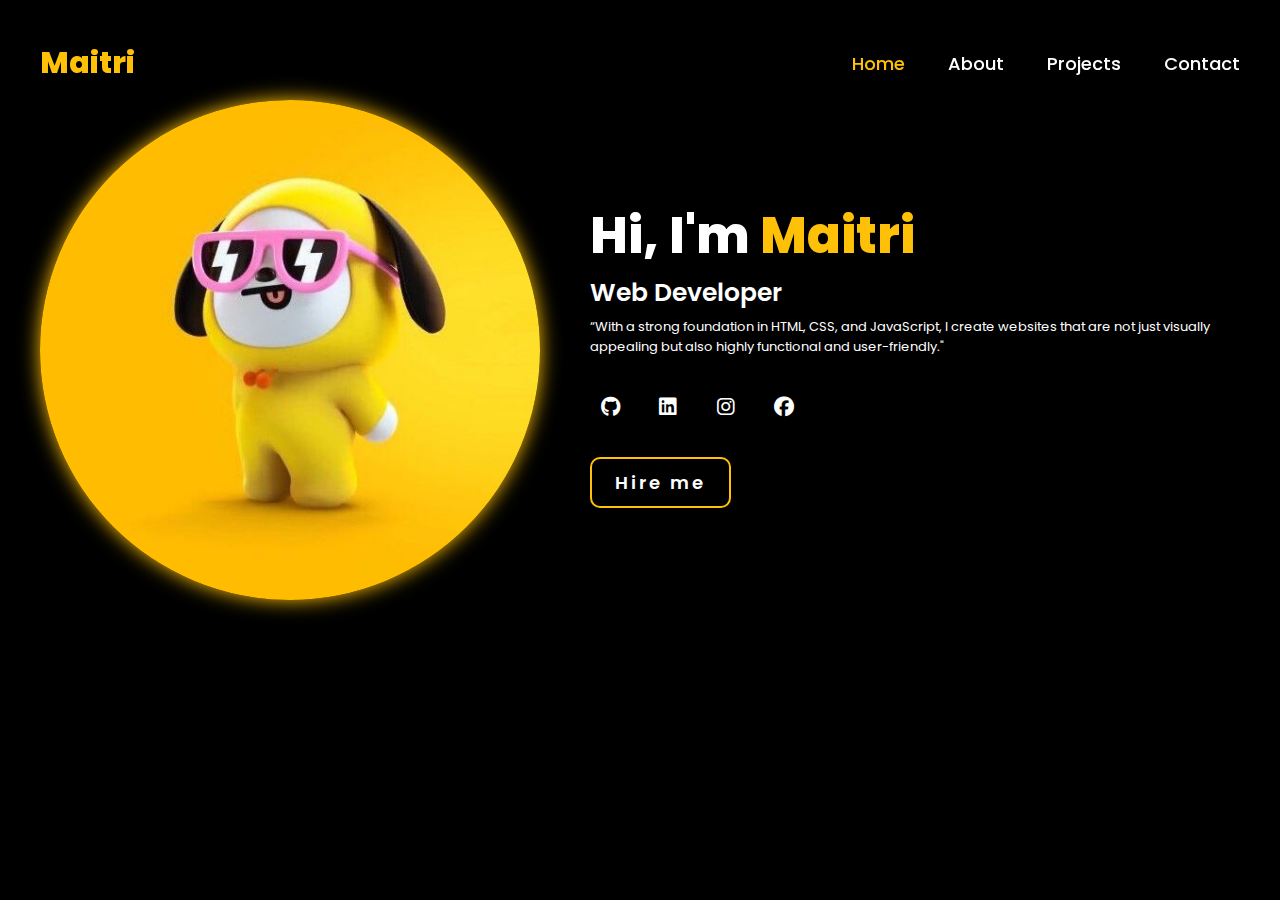
<file: index.html>
<!DOCTYPE html>
<html lang="en">

<head>
    <meta charset="UTF-8">
    <meta name="viewport" content="width=device-width, initial-scale=1.0">
    <title>Portfolio</title>
    <link rel="stylesheet" href="https://cdnjs.cloudflare.com/ajax/libs/font-awesome/6.6.0/css/all.min.css">
    <link rel="preconnect" href="https://fonts.googleapis.com">
    <link rel="preconnect" href="https://fonts.gstatic.com" crossorigin>
    <link
        href="https://fonts.googleapis.com/css2?family=Poppins:ital,wght@0,100;0,200;0,300;0,400;0,500;0,600;0,700;0,800;0,900;1,100;1,200;1,300;1,400;1,500;1,600;1,700;1,800;1,900&display=swap"
        rel="stylesheet">

    <link rel="stylesheet" href="style.css">
</head>

<body>
    <header>
        <a href="#" class="logo">Maitri</a>
        <nav>
            <span><i class="fa-solid fa-bars"></i></span>
            
            <a href="index.html" class="active nav-link">Home</a> 
            <a href="about.html" class="about nav-link">About</a>
            <a href="project.html" class="project nav-link">Projects</a>
            <a href="contact.html" class="contact nav-link">Contact</a>
        </nav>
    </header>
    <main>
        <section class="hero">
            <div class="hero-image">
                <img src="y.jpg" alt="Maitri">
            </div>
            <div class="text-icons">
                <div class="hero-text">
                    <h1>Hi, I'm <span>Maitri</span> </h1>
                    <h3>Web Developer</h3>
                    <p>“With a strong foundation in HTML, CSS, and JavaScript, I create websites that 
                        are not just visually appealing but also highly functional and user-friendly."</p>
                </div>
                <div class="social-icons">
                    <a href="#"><i class="fa-brands fa-github"></i></a>
                    <a href="#"><i class="fa-brands fa-linkedin"></i></a>
                    <a href="#"><i class="fa-brands fa-instagram"></i></a>
                    <a href="#"><i class="fa-brands fa-facebook"></i></a>
                </div>
                <div class="btn">
                    <button>Hire me</button>
                </div>
            </div>
            

        </section>

    </main>
    <footer></footer>
    <script src="app.js"></script>
</body>

</html>
</file>
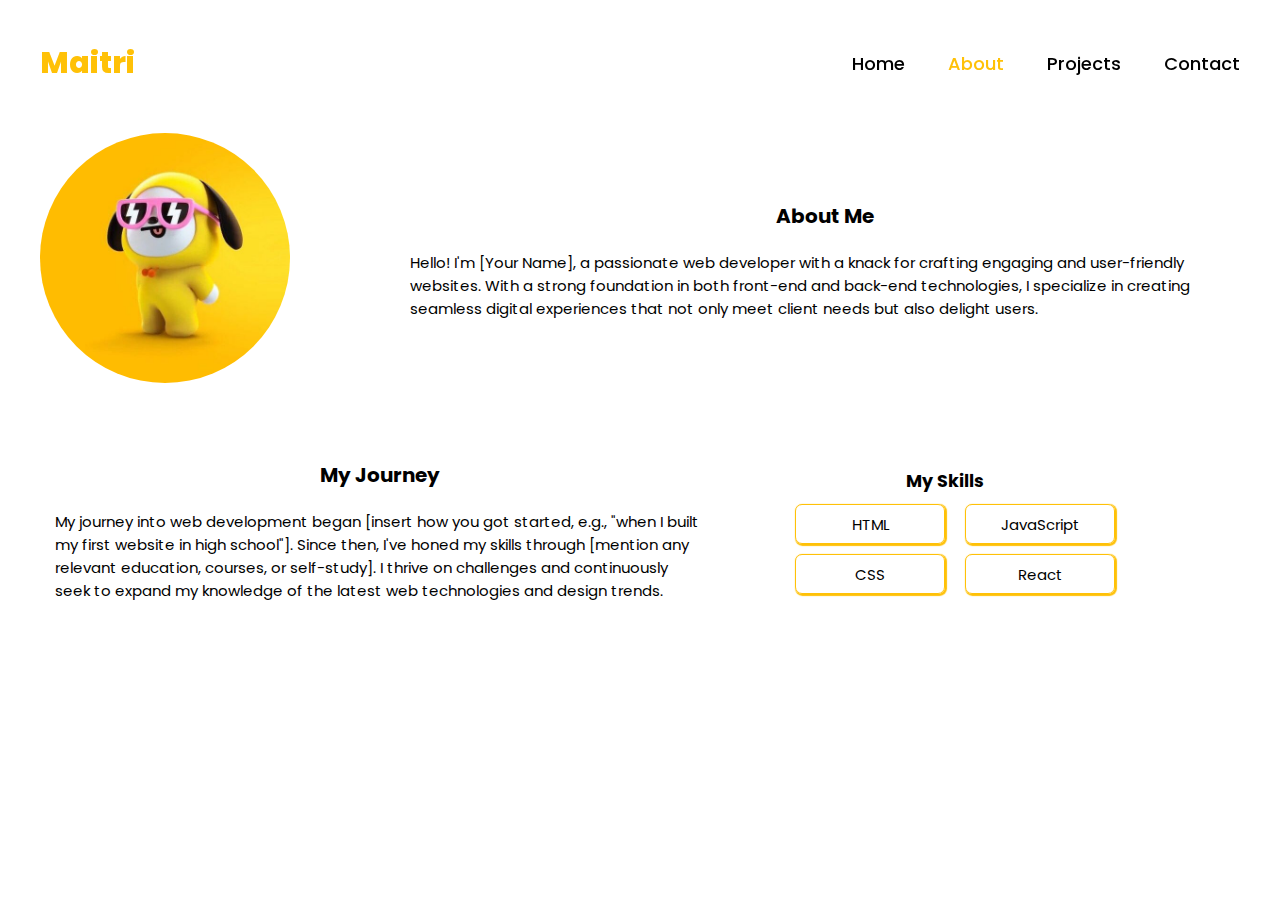
<file: about.html>
<!DOCTYPE html>
<html lang="en">

<head>
  <meta charset="UTF-8">
  <meta name="viewport" content="width=device-width, initial-scale=1.0">
  <title>About</title>
  <link rel="stylesheet" href="https://cdnjs.cloudflare.com/ajax/libs/font-awesome/6.6.0/css/all.min.css">
  <link rel="preconnect" href="https://fonts.googleapis.com">
  <link rel="preconnect" href="https://fonts.gstatic.com" crossorigin>
  <link
      href="https://fonts.googleapis.com/css2?family=Poppins:ital,wght@0,100;0,200;0,300;0,400;0,500;0,600;0,700;0,800;0,900;1,100;1,200;1,300;1,400;1,500;1,600;1,700;1,800;1,900&display=swap"
      rel="stylesheet">
  <link rel="stylesheet" href="about.css">
</head>

<body>
  <header>
    <a href="#" class="logo">Maitri</a>
    <nav>
      <span><i class="fa-solid fa-bars"></i></span>

      <a href="index.html" class="active nav-link">Home</a>
      <a href="about.html" class="about nav-link">About</a>
      <a href="project.html" class="project nav-link">Projects</a>
      <a href="contact.html" class="contact nav-link">Contact</a>
    </nav>
  </header>
  <main>
    <div class="div-1">

      <div class="img">
        <img src="y.jpg" alt="my photo" srcset="">
      </div>

      <div class="info">
        <h1>About Me</h1>
        <p>
          Hello! I'm [Your Name], a passionate web developer with a knack for crafting engaging and user-friendly
          websites. With a strong foundation in both front-end and back-end technologies, I specialize in creating
          seamless digital experiences that not only meet client needs but also delight users.
        </p>
      </div>

    </div>

    <div class="div-2">

      <div class="journey">
        <h1>My Journey</h1>
              <p>
                My journey into web development began [insert how you got started, e.g., "when I built my first website in high school"]. Since then, I've honed my skills through [mention any relevant education, courses, or self-study]. I thrive on challenges and continuously seek to expand my knowledge of the latest web technologies and design trends.
              </p>
      </div>

      <div class="skills">
        <h3>My Skills</h3>
        <ul>
          <div class="list1">
            <li class="l1">HTML</li>
            <li class="l2">CSS</li>
          </div>
          <div class="list2">
            <li class="l3">JavaScript</li>
            <li class="l4">React</li>
          </div>

        </ul>
      </div>
      
    </div>
  </main>
</body>

</html>
</file>
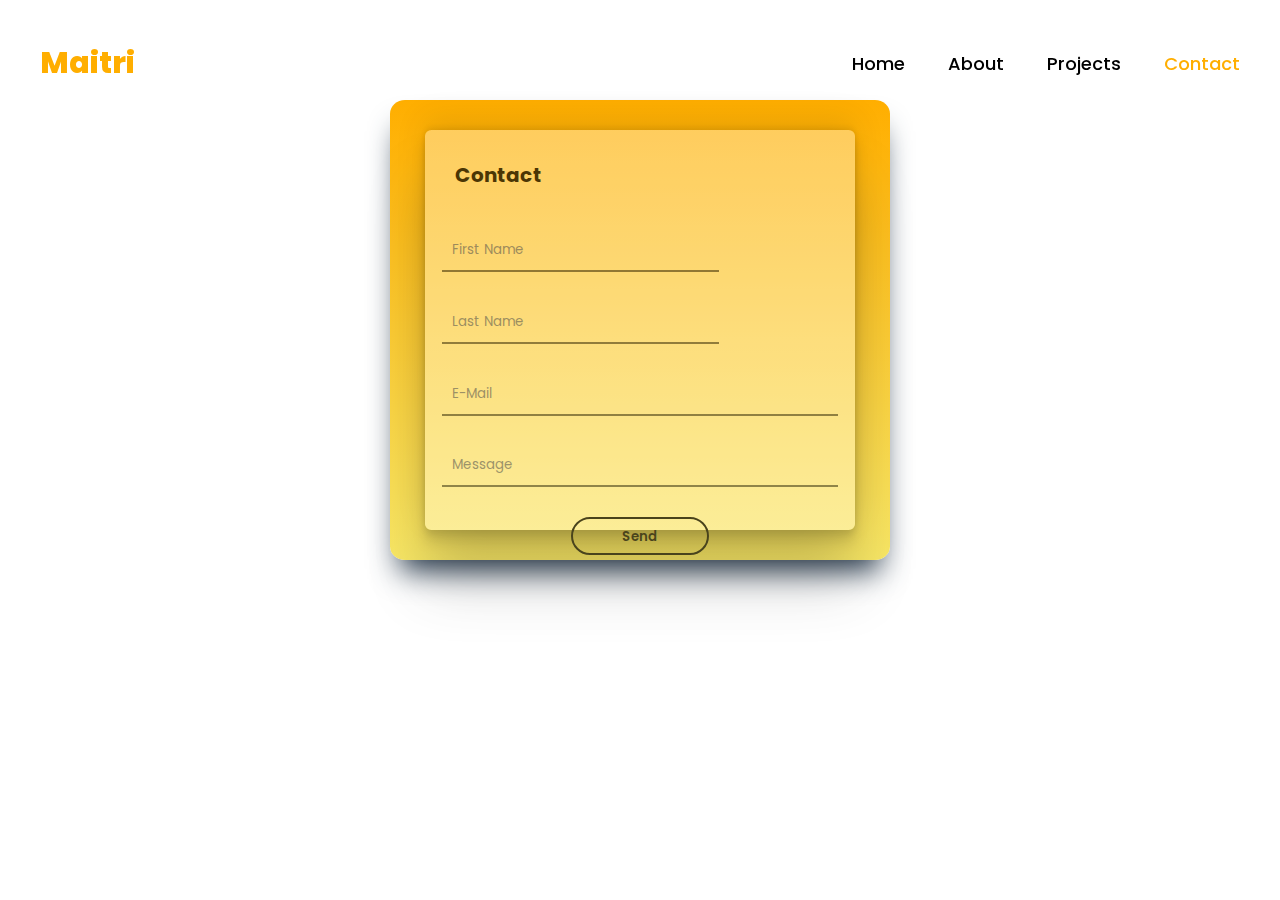
<file: contact.html>
<!DOCTYPE html>
<html lang="en">
<head>
    <meta charset="UTF-8">
    <meta name="viewport" content="width=device-width, initial-scale=1.0">
    <title>Contact</title>
    <link rel="stylesheet" href="contact.css">
</head>
<body>
    <header>
        <a href="#" class="logo">Maitri</a>
        <nav>
            <span><i class="fa-solid fa-bars"></i></span>
            
            <a href="index.html" class="active nav-link">Home</a> 
            <a href="about.html" class="about nav-link">About</a>
            <a href="project.html" class="project nav-link">Projects</a>
            <a href="contact.html" class=" contact nav-link">Contact</a>
        </nav>
    </header>
    <main>
        <div class="div-back">
            <div class="div-front">
                <h1>Contact</h1>
                <form action="">
                    <div class="name">
                        <input type="text" placeholder="First Name">
                        <input type="text" placeholder="Last Name">
                    </div>
                    <input class="email" type="text" placeholder="E-Mail">
                    <!-- <input type="text" placeholder="Message"> -->
                    <textarea class="message" placeholder="Message" id=""></textarea>
                    <div class="btn">
                        <button>Send</button>
                    </div>
                </form>
            </div>
        </div>
    </main>
</body>
</html>
</file>
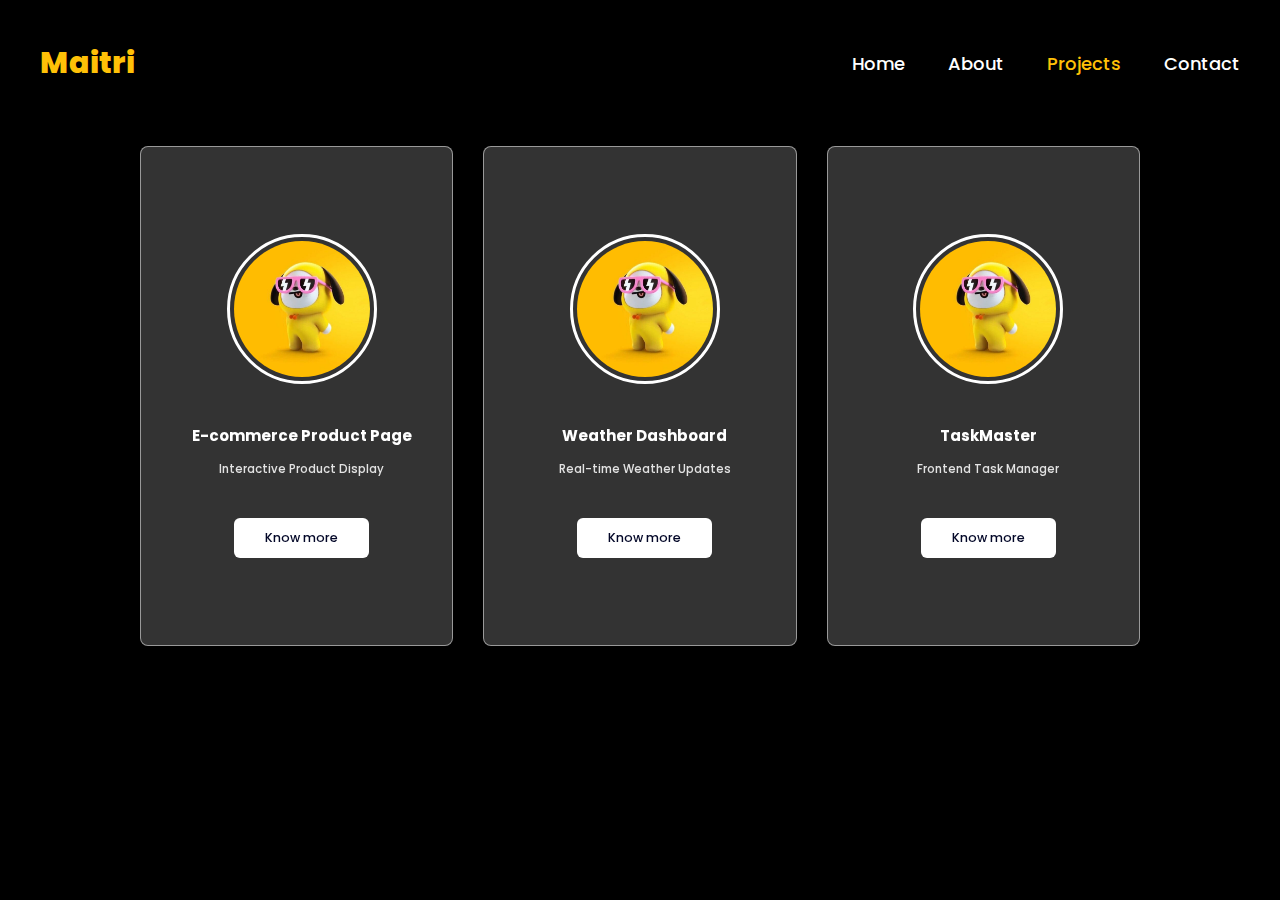
<file: project.html>
<!DOCTYPE html>
<html lang="en">

<head>
    <meta charset="UTF-8">
    <meta name="viewport" content="width=device-width, initial-scale=1.0">
    <title>Document</title>

    <link rel="stylesheet" href="https://cdn.jsdelivr.net/npm/swiper@11/swiper-bundle.min.css" />

    <link rel="stylesheet" href="project.css">
</head>

<body>
    <header>
        <a href="#" class="logo">Maitri</a>
        <nav>
            <span><i class="fa-solid fa-bars"></i></span>
            
            <a href="index.html" class="active nav-link">Home</a> 
            <a href="about.html" class="about nav-link">About</a>
            <a href="project.html" class="project nav-link">Projects</a>
            <a href="contact.html" class="contact nav-link">Contact</a>
        </nav>
    </header>
    
    <div class="container swiper">
        <div class="slider-wrapper">
            <div class="card-list swiper-wrapper">
                <div class="card-item swiper-slide">
                    <img src="y.jpg" alt="" class="user-image">
                    <h2 class="user-name">E-commerce Product Page</h2>
                    <p class="user-profession">Interactive Product Display</p>
                    <button class="message-button">Know more</button>
                </div>

                <div class="card-item swiper-slide">
                    <img src="y.jpg" alt="" class="user-image">
                    <h2 class="user-name">Weather Dashboard</h2>
                    <p class="user-profession">Real-time Weather Updates</p>
                    <button class="message-button">Know more</button>
                </div>

                <div class="card-item swiper-slide">
                    <img src="y.jpg" alt="" class="user-image">
                    <h2 class="user-name">TaskMaster</h2>
                    <p class="user-profession">Frontend Task Manager</p>
                    <button class="message-button">Know more</button>
                </div>

                <div class="card-item swiper-slide">
                    <img src="y.jpg" alt="" class="user-image">
                    <h2 class="user-name">QuizMaster</h2>
                    <p class="user-profession">Software Developer</p>
                    <button class="message-button">Know more</button>
                </div>

                <div class="card-item swiper-slide">
                    <img src="y.jpg" alt="" class="user-image">
                    <h2 class="user-name">Weather Dashboard</h2>
                    <p class="user-profession">Real-time Weather Updates</p>
                    <button class="message-button">Know more</button>
                </div>

                <!-- <div class="card-item swiper-slide">
                    <img src="y.jpg" alt="" class="user-image">
                    <h2 class="user-name">JAmes Wilson</h2>
                    <p class="user-profession">Software Developer</p>
                    <button class="message-button">Know more</button>
                </div>

                <div class="card-item swiper-slide">
                    <img src="y.jpg" alt="" class="user-image">
                    <h2 class="user-name">JAmes Wilson</h2>
                    <p class="user-profession">Software Developer</p>
                    <button class="message-button">Know more</button>
                </div>

                <div class="card-item swiper-slide">
                    <img src="y.jpg" alt="" class="user-image">
                    <h2 class="user-name">JAmes Wilson</h2>
                    <p class="user-profession">Software Developer</p>
                    <button class="message-button">Know more</button>
                </div>

                <div class="card-item swiper-slide">
                    <img src="y.jpg" alt="" class="user-image">
                    <h2 class="user-name">JAmes Wilson</h2>
                    <p class="user-profession">Software Developer</p>
                    <button class="message-button">Know more</button>
                </div> -->
            </div>

            <!-- If we need pagination -->
            <!-- <div class="swiper-pagination"></div> -->

            <!-- If we need navigation buttons -->
            <!-- <div class="swiper-button-prev"></div>
            <div class="swiper-button-next"></div> -->



        </div>
    </div>

    <script src="https://cdn.jsdelivr.net/npm/swiper@11/swiper-bundle.min.js"></script>
    <script src="proj_script.js"></script>
</body>

</html>
</file>
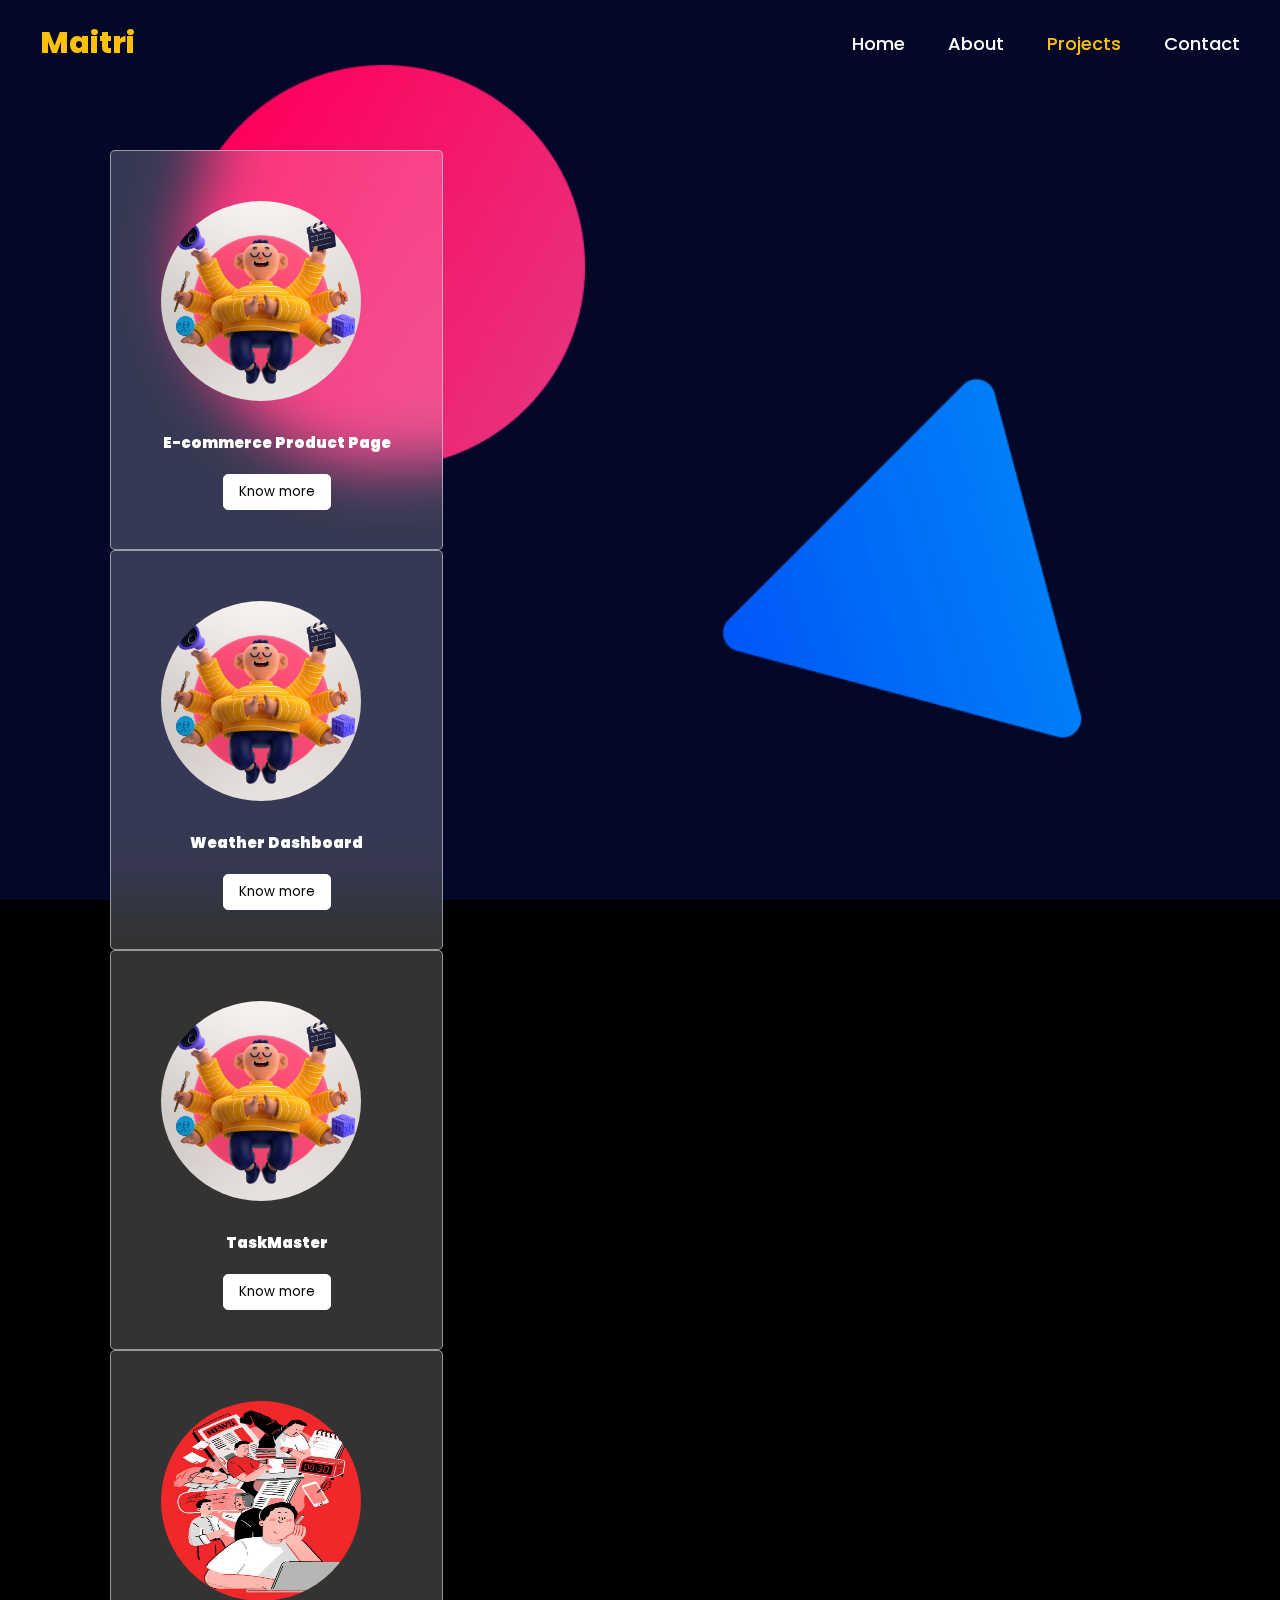
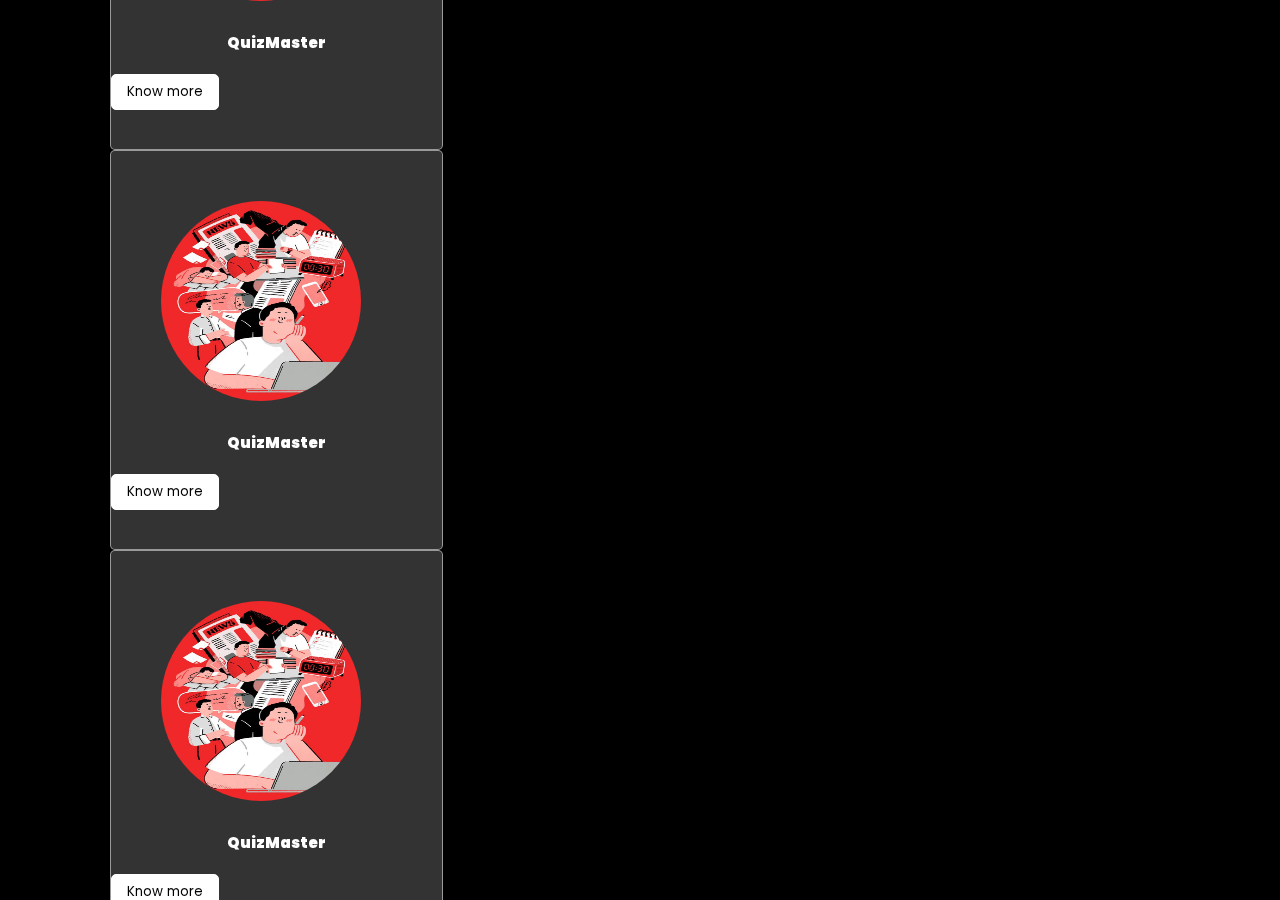
<file: projects.html>
<!DOCTYPE html>
<html lang="en">

<head>
    <meta charset="UTF-8">
    <meta name="viewport" content="width=device-width, initial-scale=1.0">
    <title>Document</title>

    <link rel="stylesheet" href="https://cdnjs.cloudflare.com/ajax/libs/font-awesome/6.6.0/css/all.min.css">
    <link rel="preconnect" href="https://fonts.googleapis.com">
    <link rel="preconnect" href="https://fonts.gstatic.com" crossorigin>
    <link
        href="https://fonts.googleapis.com/css2?family=Poppins:ital,wght@0,100;0,200;0,300;0,400;0,500;0,600;0,700;0,800;0,900;1,100;1,200;1,300;1,400;1,500;1,600;1,700;1,800;1,900&display=swap"
        rel="stylesheet">

    <!-- Linking Swiper JS Library -->
    <linkrel="stylesheet" href="https://cdn.jsdelivr.net/npm/swiper@11/swiper-bundle.min.css" />

    <link rel="stylesheet" href="projects.css">
</head>

<body>
    <header>
        <a href="#" class="logo">Maitri</a>
        <nav>
            <span><i class="fa-solid fa-bars"></i></span>

            <a href="index.html" class="active nav-link">Home</a>
            <a href="about.html" class="about nav-link">About</a>
            <a href="projects.html" class="project nav-link">Projects</a>
            <a href="contact.html" class="nav-link">Contact</a>
        </nav>
    </header>
    <main>
        <!-- <h1>Projects</h1> -->
        <!-- <p>Lorem ipsum dolor sit amet consectetur adipisicing elit.
            <br>Adipisci sit cum autem ad recusandae unde rerum soluta placeat facere necessitatibu
        </p> -->
        <div class="card-sec swiper">
            <div class="slider-wrapper">


                <div class="row row-1 swiper-wrapper">

                    <div class="card card1 swiper-slide">
                        <div class="img">
                            <img src="COMPUTER ART COLLECTION.jpg" alt="Avatar" class="c-img">
                        </div>
                        <div class="container">
                            <h2><b>E-commerce Product Page</b></h2>
                        </div>
                        <div class="btn">
                            <button>Know more</button>
                        </div>
                    </div>

                    <div class="card card2 swiper-slide">
                        <div class="img">
                            <img src="COMPUTER ART COLLECTION.jpg" alt="Avatar" class="c-img">
                        </div>
                        <div class="container">
                            <h2><b> Weather Dashboard</b></h2>
                        </div>
                        <div class="btn">
                            <button>Know more</button>
                        </div>
                    </div>

                    <div class=" card card3 swiper-slide">
                        <div class="img">
                            <img src="COMPUTER ART COLLECTION.jpg" alt="Avatar" class="c-img">
                        </div>
                        <div class="container">
                            <h2><b>TaskMaster</b></h2>
                        </div>
                        <div class="btn">
                            <button>Know more</button>
                        </div>
                    </div>

                    <div class=" card card4 swiper-slide">
                        <div class="img">
                            <img src="pro2.png" alt="Avatar" class="c-img">
                        </div>
                        <div class="container">
                            <h2><b>QuizMaster</b></h2>
                            <button>Know more</button>
                        </div>
                    </div>

                    <div class=" card card5 swiper-slide">
                        <div class="img">
                            <img src="pro2.png" alt="Avatar" class="c-img">
                        </div>
                        <div class="container">
                            <h2><b>QuizMaster</b></h2>
                        </div>
                        <button>Know more</button>
                    </div>

                    <div class=" card card6 swiper-slide">
                        <div class="img">
                            <img src="pro2.png" alt="Avatar" class="c-img">
                        </div>
                        <div class="container">
                            <h2><b>QuizMaster</b></h2>
                        </div>
                        <button>Know more</button>
                    </div>

                    <div class="swiper-pagination"></div>
                    <div class=" swiper-slide-button swiper-button-prev"></div>
                    <div class=" swiper-slide-button swiper-button-next"></div>

                </div>
            </div>
        </div>
    </main>

    <!-- Linking Swiper JS Library -->
    <script src="https://cdn.jsdelivr.net/npm/swiper@11/swiper-bundle.min.js"></script>

    <script src="proj_script.js"></script>
</body>

</html>
</file>
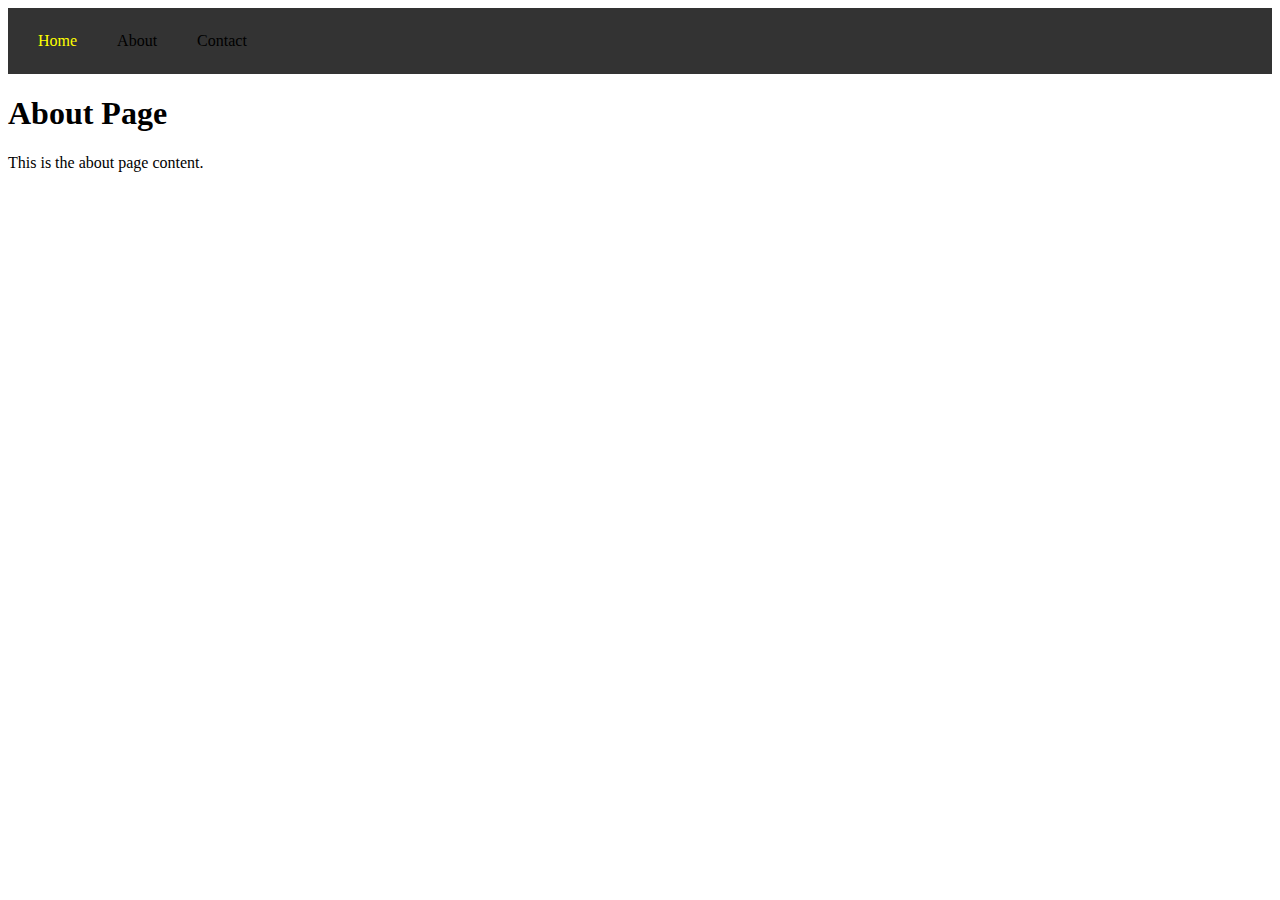
<file: try2.html>
<!DOCTYPE html>
<html lang="en">
<head>
    <meta charset="UTF-8">
    <meta name="viewport" content="width=device-width, initial-scale=1.0">
    <title>Navbar Example</title>
    <style>
        /* Basic styling for the navbar */
        .navbar {
            display: flex;
            background-color: #333;
            padding: 10px;
        }

        .navbar a {
            color: black;
            padding: 14px 20px;
            text-decoration: none;
            text-align: center;
            transition: color 0.3s ease;
        }

        /* Hover effect */
        .navbar a:hover {
            color: yellow;
        }

   
        .navbar a.active {
            color: yellow;
        }

        .navbar a:hover ~ a.active{
            color: black;
        }


    </style>
</head>
<body>
    <div class="navbar">
        <a href="home.html"class="active">Home</a>
        <a href="about.html" >About</a>
        <a href="contact.html">Contact</a>


    </div>

    <div>
        <!-- Content of the current page -->
        <h1>About Page</h1>
        <p>This is the about page content.</p>
    </div>
    <script>
        let links = document.querySelectorAll('.navbar a');

        links.forEach((link) => {
            link.addEventListener('mouseover', () => {
                links.forEach((l) => {
                    if (l !== link && l.classList.contains('active')) {
                        l.style.color = 'black';
                    }
                });
            });
        });
    </script>
</body>
</html>
</file>
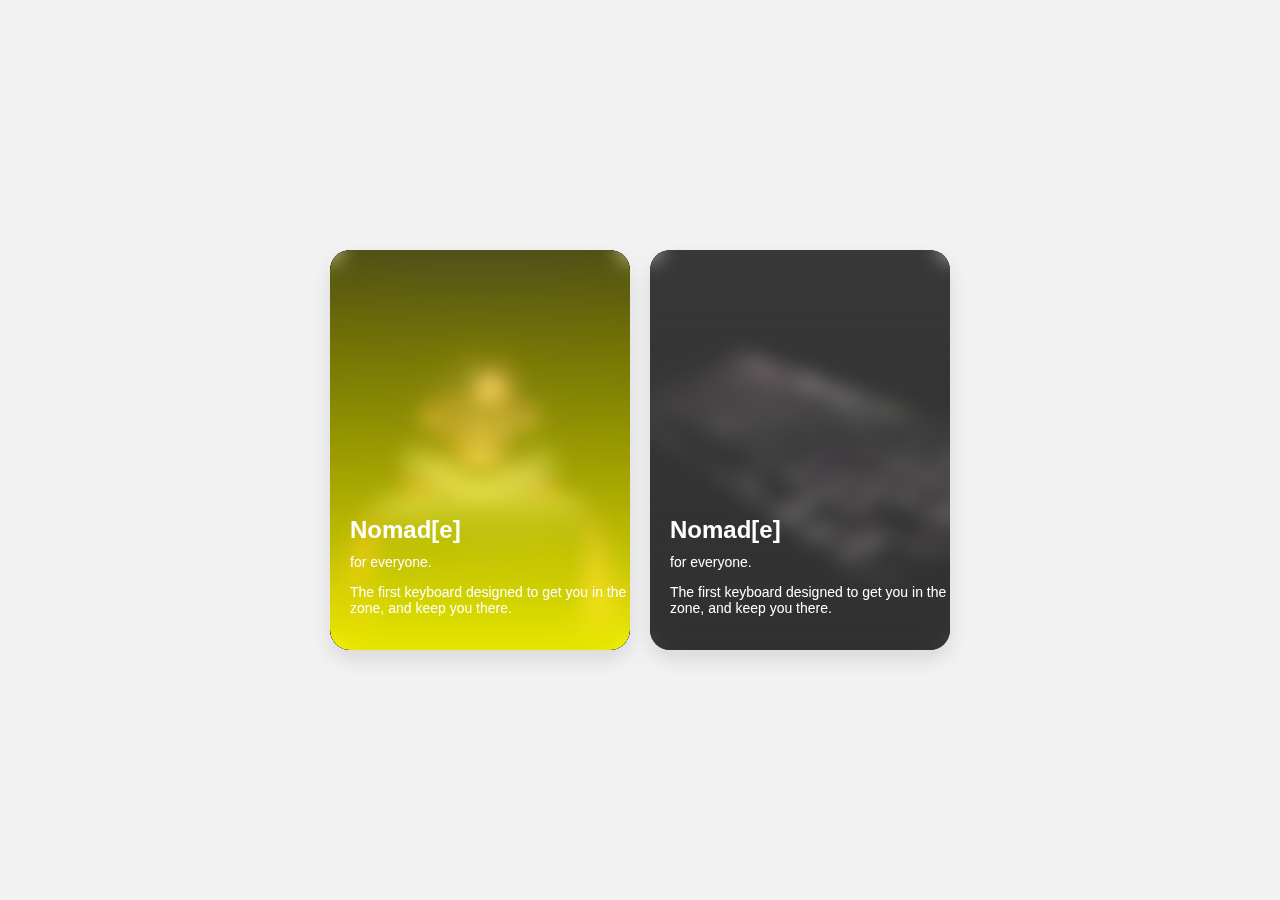
<file: try3.html>
<!DOCTYPE html>
<html lang="en">
<head>
    <meta charset="UTF-8">
    <meta name="viewport" content="width=device-width, initial-scale=1.0">
    <title>Product Cards</title>
    <style>
        body {
            font-family: Arial, sans-serif;
            background-color: #f2f2f2;
            display: flex;
            justify-content: center;
            align-items: center;
            height: 100vh;
            margin: 0;
        }

        .container {
            display: flex;
            gap: 20px;
        }

        .card {
            width: 300px;
            height: 400px;
            border-radius: 20px;
            overflow: hidden;
            box-shadow: 0 10px 20px rgba(0, 0, 0, 0.1);
            position: relative;
        }

        .card img {
            width: 100%;
            height: 100%;
            object-fit: cover;
            transition: transform 0.3s ease;
            z-index: 100;
        }

        .card .content {
            position: absolute;
            bottom: 20px;
            left: 20px;
            color: #fff;
            z-index: 2;
        }

        .card .content h2 {
            margin: 0;
            font-size: 24px;
        }

        .card .content p {
            font-size: 14px;
            margin-top: 10px;
        }

        .card-yellow .overlay {
            background: linear-gradient(to bottom, rgba(255, 255, 0, 0.3), rgba(255, 255, 0, 0.9));
        }

        .card-grey .overlay {
            background: linear-gradient(to bottom, rgba(100, 100, 100, 0.3), rgba(50, 50, 50, 0.9));
        }

        .overlay {
            position: absolute;
            top: 0;
            left: 0;
            width: 100%;
            height: 100%;
            border-radius: 20px;
            transition: backdrop-filter 0.3s ease;
            backdrop-filter: blur(10px);
            z-index: 1;
        }

        .card:hover img {
            transform: scale(1.05);
         
        }

        .card:hover .overlay {
            backdrop-filter: blur(15px);
        }

    </style>
</head>
<body>
    <div class="container">
        <div class="card card-yellow">
            <img src="GQLab x Superfiction x Haodman.png" alt="Keyboard">
            <div class="overlay"></div>
            <div class="content">
                <h2>Nomad[e]</h2>
                <p>for everyone.</p>
                <p>The first keyboard designed to get you in the zone, and keep you there.</p>
            </div>
        </div>
        <div class="card card-grey">
            <img src="download (2).jpg" alt="Keyboards">
            <div class="overlay"></div>
            <div class="content">
                <h2>Nomad[e]</h2>
                <p>for everyone.</p>
                <p>The first keyboard designed to get you in the zone, and keep you there.</p>
            </div>
        </div>
    </div>
</body>
</html>
</file>
<file: style.css>
@import url('https://fonts.googleapis.com/css2?family=Poppins:ital,wght@0,100;0,200;0,300;0,400;0,500;0,600;0,700;0,800;0,900;1,100;1,200;1,300;1,400;1,500;1,600;1,700;1,800;1,900&display=swap');

*{
    margin:0;
    padding:0;
    text-decoration: none;
    box-sizing: border-box;
    font-family: 'Poppins',sans-serif;
}

html{
    font-size: 62.5%;
}

body{
    background-color: black;
    color: white;
    height:100vh;
    width: 100vw;
    overflow: hidden;
}

header{
    width: 100%;
    display: flex;
    justify-content: space-between;
    align-items: center;
    position: fixed;
    padding: 4rem 4rem;
    z-index: 100;
}
header a{
    transition: all 0.4s ease;
}
header a:hover{
    transform:scale(1.04);
}

header .logo{
    color: #ffc107;
    font-size: 3rem;
    font-weight: 800;
}

nav a{
    color:white;
    font-size: 1.8rem;
    font-weight:500;
    padding-left:4rem;
}
nav a:hover, a.active{
    color: #ffc107;
}

/* nav a:hover, a.about{
    color: #ffc107;
  } */
  nav a:hover ~ .active{
    color: white;
  }

  
  nav span{
    display: none;
  }

main{
    width: 100%;
    height: 100%;
    padding: 10rem 4rem;
}

.hero{
    display: flex;
    align-items: center;
    justify-content: center;
    gap: 5rem;
}

.hero-image img{
    height: 500px;
    width: 500px;
    border-radius: 50%;
    cursor: pointer;
    box-shadow: 0 0 20px 0 #ffc107;
    /* border: 2px solid white; */
    /* object-fit:cover; */
}

.hero-text h1{
    font-size: 5rem;
    font-weight: 800;
}

.hero-text h1 span{
    color: #ffc107;
}

.hero-text h3{
    font-size: 2.5rem;
    font-weight: 600;
    /* color:#ffc107; */
}

.hero-text p{
    font-size: 1.3rem;
    margin-top: 0.5rem;
}

.social-icons a{
    display: inline-flex;
    justify-content: center;
    align-items: center;
    width: 4rem;
    height:4rem;
    background-color: transparent;
    /* border:0.2rem solid #b74b4b; */
    font-size: 2rem;
    border-radius: 50%;
    margin: 3rem 1.5rem 3rem 0;
    color: white;
    transition: 0.3s ease;
}

.social-icons a:hover{
    color:black;
    transform: scale(1.3) translateY(-5px);
    background-color: #ffc107;
    box-shadow: 0 0 25px #ffc107;
}

.btn button{
    display: inline-block;
    color: white;
    /* border: none; */
    border-radius: 10px;
    padding: 1rem 2.3rem;
    font-size: 1.8rem;
    font-weight: 600;
    letter-spacing: 0.3rem;
    border: 2px solid #ffc107;
    background-color: black;
    /* text-decoration: none; */
    transition: 0.5s ease;

}
button:hover{
    transform:scale3d(1.03);
    background-color: #ffc107;
    box-shadow: 0 0 25px #ffc107;

}

nav span {
    display: none;
}

@media (max-width:320px){
    *{
        padding:0;
        margin: 0;
    }
    body{
        overflow: scroll;
        width: 100vw;
    }
    span {
        display:contents;
    }
    span i{
        font-size: 2rem;
    }
    .nav-link{
        display: none;
    }
    header{
        padding: 2rem 2rem;
        background-color: black;
        z-index: 100;
    }
    .hero{
        display:flex;
        flex-direction:column;
        justify-content: center;
        align-items: center;

    }
    .hero-image img{
        height:150px;
        width:150px;
        cursor:pointer;
        margin-top: 0rem;
    }
    .hero-text h1{
        font-size: 2.5rem;
    }
    .hero-text h3{
        font-size: 2rem;
    }
    .hero-text p{
        font-size: 1.2rem;
    }
    .social-icons{
        padding:0; 
        margin-top: -1rem;
    }
    .social-icons a{

        padding: .7rem 1.1rem;
        transition: .3s ease;
    }
    .btn button{
        margin-top: 2rem;
        font-size: 1.5rem;
        font-weight: 500;
        padding:1rem 1.7rem;
    }

}
</file>
<file: about.css>
@import url('https://fonts.googleapis.com/css2?family=Poppins:ital,wght@0,100;0,200;0,300;0,400;0,500;0,600;0,700;0,800;0,900;1,100;1,200;1,300;1,400;1,500;1,600;1,700;1,800;1,900&display=swap');

*{
    margin:0;
    padding:0;
    text-decoration: none;
    box-sizing: border-box;
    font-family: 'Poppins',sans-serif;
}

html{
    font-size: 62.5%;
}

body{
    /* background-color: black; */
    color: white;
    height:100vh;
    width: 100vw;
    overflow-x: hidden;
    /* background-color: #ffc107; */
    color: black;
    overflow: hidden;

}

header{
    width: 100%;
    display: flex;
    justify-content: space-between;
    align-items: center;
    position: fixed;
    padding: 4rem 4rem;
    z-index: 100;
    /* background-color:black; */
}

header a{
  transition: all 0.4s ease;
}
header a:hover{
  transform:scale(1.04);
}

header .logo{
    color: #ffc107;
    font-size: 3rem;
    font-weight: 800;
}

nav a{
    color:black;
    font-size: 1.8rem;
    font-weight:500;
    padding-left:4rem;
}
nav a:hover{
  color: #ffc107;
}
nav a.about{
  color: #ffc107;
}
nav a:hover ~ a.about{
  color:white;
}

nav span{
  display: none;
}

main{
  padding:11rem 4rem;
  display: flex;
  flex-direction: column;
  justify-content: center;
}

.img img{
  height: 25rem;
  width:25rem;
  border-radius: 50%;
  /* margin-left: -30rem; */
}

main .div-1{
  display: flex;
  /* flex-direction: row; */
  width: 100%;
  justify-content: center;
  align-items: center;

}

main .div-2{
  display: flex;
  /* flex-direction: row; */
  width: 100%;

}


.info{
  display: flex;
  flex-direction: column;
  /* background-color: bisque; */
  height:30rem;
  width: 100rem;
  margin-left:5rem;
  align-items: center;
justify-content: center;
margin-left:12rem;
}

.info p{
  padding-top: 2rem;
  font-size: 15px;
}

.div-2{
  margin-top:5rem;
  display: flex;
  justify-content: center;
  align-items: center;
}
.journey{
  display: flex;
  flex-direction: column;
  /* background-color: bisque; */
  /* height:30rem; */
  width: 65rem;
  margin-left:-11rem;
  align-items: center;
justify-content: center;
/* margin-left:12rem; */
}

.journey p{
  margin-top: 2rem;
  font-size: 15px;
}

.skills{
  font-size: 15px;
  margin-left: 7rem;
}

ul{
  display: flex;
}

li{
  list-style: none;
  border:1px solid #ffc107;
  /* padding:0.5rem; */
  height:4rem;
  width: 15rem;
  margin-top: 1rem;
  margin-left: 2rem;
  border-radius: 7px;
  font-size: 15px;
  text-align: center;
  box-shadow: 1px 1px 1px .4px #ffc107;
  line-height: 4rem;
}

.skills h3{
  text-align: center;
}
</file>
<file: contact.css>
@import url('https://fonts.googleapis.com/css2?family=Poppins:ital,wght@0,100;0,200;0,300;0,400;0,500;0,600;0,700;0,800;0,900;1,100;1,200;1,300;1,400;1,500;1,600;1,700;1,800;1,900&display=swap');
*{
    margin:0;
    padding:0;
    text-decoration: none;
    box-sizing: border-box;
    font-family: 'Poppins',sans-serif;
}

html{
    font-size: 62.5%;
}

body{
    background-color: white;
    color: black;
    height:100vh;
    width: 100vw;
    overflow: hidden;
    /* color:black; */
    
}

header{
    width: 100%;
    display: flex;
    justify-content: space-between;
    align-items: center;
    position: fixed;
    padding: 4rem 4rem;
    z-index: 100;
    /* background-color: black; */
}

header a{
    transition: all 0.4s ease;
}
header a:hover{
    transform:scale(1.04);
}

header .logo{
    color: #FFAE00;
    font-size: 3rem;
    font-weight: 800;
}

nav a{
    color:black;
    font-size: 1.8rem;
    font-weight:500;
    padding-left:4rem;
}

 nav a:hover, a.contact{
    color: #FFAE00;
 }
nav a:hover ~ a.contact{
    color: black;
}
nav span{
    display: none;
}


main{
    width: 100%;
    height: 100%;
    padding: 10rem 4rem;
    /* margin: 0px auto; */
    /* margin-bottom: 1rem; */
    display: flex;
    justify-content: center;
    /* align-items: center; */
}
.div-back{
    height:46rem;
    width:50rem;
    background-image:linear-gradient(#FFAE00,#F9E866);
    display: flex;
    justify-content: center;
    align-items: center;
    border-radius: 3%;
    box-shadow: rgb(38, 57, 77) 0px 20px 30px -10px;
    /* background-image: url(55abbb9e-cb78-42d3-a0bc-72bdf9923f72.jpg); */
}
.div-front{
    position: absolute;
    display: flex;
    flex-direction: column;
    /* background-color: #fff; */
    background-color: rgba(255,255,255,0.5);
    opacity: 0.7;
    height:40rem;
    width:43rem;
    border-radius: 1.5%;
    /* box-shadow: 1rem 1rem 1rem white; */
    box-shadow: 0 54px 55px rgba(0,0,0,0.25), 0 -12px 30px rgba(0,0,0,0.12), 0 4px 6px rgba(0,0,0,0.12), 0 12px 13px rgba(0,0,0,0.17), 0 -3px 5px rgba(0,0,0,0.09);
    /* box-shadow: rgba(0, 0, 0, 0.25) 0px 54px 55px, rgba(0, 0, 0, 0.12) 0px -12px 30px, rgba(0, 0, 0, 0.12) 0px 4px 6px, rgba(0, 0, 0, 0.17) 0px 12px 13px, rgba(0, 0, 0, 0.09) 0px -3px 5px; */
    /* box-shadow: rgb(38, 57, 77) 0px 20px 30px -10px; */
    /* box-shadow: rgba(0, 0, 0, 0.2) 0px 12px 28px 0px, rgba(0, 0, 0, 0.1) 0px 2px 4px 0px, rgba(255, 255, 255, 0.05) 0px 0px 0px 1px inset; */
}
form{
    display: flex;
    flex-direction: column;
}
h1{
    margin: 2rem 0 0 2rem;
    padding:1rem;
}
input{
    margin-top:3rem;
    margin-left:1.7rem;
    padding:1rem;
    border:none;
    border-bottom:2px solid rgba(0, 0, 0, 0.607);
    background-color: transparent;
    outline: none;
}
.email{
    margin-right: 1.7rem;

}
.message{
    height: 4.1rem;
    margin-top:3rem;
    margin-left:1.7rem;
    margin-right: 1.7rem;
    padding:1rem;
    overflow: hidden;
    border:none;
    border-bottom:2px solid rgba(0, 0, 0, 0.607);
    background-color: transparent;
    outline: none; /* to remove border which appeared when i click on input or textarea */
    resize: none;  /* to remove default resize icon from textarea */
}
.message::placeholder{
    /* text-align: end; */
    position: absolute;
    bottom:10px;
}
.btn{
    position: relative;
    height: 30rem;
    margin-top: 3rem;
    display: flex;
    justify-content: center;
}
button{
    /* margin-top:3rem;
    margin-left:10rem;
    margin-right: 10rem;
    padding:1rem 6rem;
    border-radius: 30%; */
    width: 32%;
    height: 10.5%;
    border:2px solid black;
    border-radius: 999px;
    padding: 1.7rem 2.3rem;
    /* text-align: center;
    align-items: center; */
    line-height: 2px;
    font-weight: 600;
    background-color: transparent;
    transition: all .6s ease-in-out;
}
button:hover{
    background-color: black;
    color:white;
    transform: scale(1.1);
    box-shadow: 0px 0px 1px 1px black ;
}
</file>
<file: project.css>
/* body{
    display: flex;
    justify-content: center;
    align-items: center;
    min-height: 100vh;
    background-image: url("bg.jpg");
    background-color: black;
    background-repeat: no-repeat;
    background-position: center;
    scroll-behavior: smooth;
} */

@import url('https://fonts.googleapis.com/css2?family=Poppins:ital,wght@0,100;0,200;0,300;0,400;0,500;0,600;0,700;0,800;0,900;1,100;1,200;1,300;1,400;1,500;1,600;1,700;1,800;1,900&display=swap');

*{
    margin:0;
    padding:0;
    text-decoration: none;
    box-sizing: border-box;
    font-family: 'Poppins',sans-serif;
}

html{
    font-size: 62.5%;
}

body{
    background-color: black;
    color: white;
    height:100vh;
    width: 100vw;
    overflow: hidden;
    display: flex;
    align-items: center;
    /* min-height: 100vh; */
    flex-direction: column;
}

header{
    width: 100%;
    display: flex;
    justify-content: space-between;
    align-items: center;
    position: relative;
    padding: 4rem 4rem;
    /* padding-top: -10rem; */
    margin-top: -2rem0;
    z-index: 100;
}
header a{
    transition: all 0.4s ease;
}
header a:hover{
    transform:scale(1.04);
}

header .logo{
    color: #ffc107;
    font-size: 3rem;
    font-weight: 800;
}

nav a{
    color:white;
    font-size: 1.8rem;
    font-weight:500;
    padding-left:4rem;
}
nav a:hover, a.project{
    color: #ffc107;
}

/* nav a:hover, a.about{
    color: #ffc107;
  } */
  nav a:hover ~ .project{
    color: white;
  }

  
  nav span{
    display: none;
  }

.container{
    margin-top: 2rem;
    margin-left:10px;
    margin-right:10px;
    height:500px;
    width:100rem;
}

.card-list .card-item{
    display: flex;
    flex-direction: column;
    align-items: center;
    justify-content: center;
    color: #fff;
    height:500px;
    width:700px;
    padding-left: 10px;
    /* width:400px; */
    /* padding:35px 0px; */
    border-radius: 8px;
    backdrop-filter: blur(30px);
    background: rgb(255,255,255,0.2);
    border:1px solid rgb(255,255,255,0.5);
    /* background: #e0e0e0; */
    /* box-shadow:  20px 20px 100px #a6a6a6,
                 -20px -20px 100px #ffffff; */
}

.card-list .card-item .user-image{
    width:150px;
    height:150px;
    border-radius:50%;
    margin-bottom: 40px;
    border:3px solid #fff;
    padding: 4px;
}
.card-list .card-item .user-profession{
    font-size: 1.15rem;
    color: #e3e3e3;
    font-weight:500;
    margin:14px 0 40px;
}

.card-list .card-item .message-button{
    font-size: 1.25rem;
    padding:10px 30px;
    color: #030728;
    border-radius: 6px;
    font-weight: 500;
    cursor: pointer;
    background: #fff;
    border: 1px solid transparent;
}

.card-list .card-item .message-button:hover{
    background: rgb(255,255,255,0.1);
    border: 1px solid #fff;
    color:#fff;

}
</file>
<file: projects.css>
@import url('https://fonts.googleapis.com/css2?family=Poppins:ital,wght@0,100;0,200;0,300;0,400;0,500;0,600;0,700;0,800;0,900;1,100;1,200;1,300;1,400;1,500;1,600;1,700;1,800;1,900&display=swap');

* {
    margin: 0;
    padding: 0;
    text-decoration: none;
    box-sizing: border-box;
    font-family: 'Poppins', sans-serif;
}

html {
    font-size: 62.5%;
}

body {
    background-color: black;
    color: white;
    height: 100vh;
    width: 100vw;
    overflow-x: hidden;
    /* color:black; */
    background-image: url("bg.jpg");
    background-repeat: no-repeat;
    background-position: center;
    background-size: cover;
}

header {
    width: 100%;
    display: flex;
    justify-content: space-between;
    align-items: center;
    position: fixed;
    padding: 2rem 4rem;
    /* z-index: 100; */
    /* background-color: black; */
}

header a{
    transition: all 0.4s ease;
}
header a:hover{
    transform:scale(1.04);
}

header .logo {
    color: #ffc107;
    font-size: 3rem;
    font-weight: 800;
}

nav a {
    color: white;
    font-size: 1.8rem;
    font-weight: 500;
    padding-left: 4rem;
}

nav a:hover,
a.project {
    color: #ffc107;
}

nav span {
    display: none;
}

main {
    width: 100%;
    height: 100%;
    padding: 15rem 4rem;
}

main p {
    font-size: 1.5rem;
    margin-top: 2rem;
}

.slider-wrapper{
    overflow: hidden;
    max-width: 1200px;
    margin:0 70px 55px;
}

/* .card-sec { */
    /* display: flex; */
    /* align-items: center;
    flex-direction: column; */
    /* justify-content:space-around; */
/* } */

/* .row{ */
    /* display: flex;
    justify-content: space-around;
    align-items: center; */
    /* margin-top: 2rem; */

/* } */

/* .card1,
.card2,
.card3 {
    box-shadow: 0 4px 8px 0 rgba(0, 0, 0, 0.2);
    transition: 0.3s;
    width: 40%;
} */


/* .card1:hover {
    box-shadow: 0 8px 16px 0 rgba(0, 0, 0, 0.2);
} */

/* .c-img {
    height: 400px;
    width: 300px;
} */


.container h2{
    display: flex;
    justify-content: center;
    /* margin-bottom: 3rem; */
    margin-top: -2rem;
    /* padding-left: 1.7rem; */
}
.container p{
    font-size: 1.2rem;
    margin-top: 1rem;
    padding-left: 1.7rem;
    padding-right: 1.7rem;
}
.container .subtitle{
    font-weight: 600;
}
button{

    margin-top:2rem;
    /* margin-left: 1.7rem; */
    border:1px solid white;
    border-radius: 5px;
    padding: 7px 15px; /* increased the size of cause the text was moving on hover */
    background-color: white;
    color: #000000;
    transition: transform 0.3s ease-in-out;
   /* transform-origin: center; */   /* COMMENT used cause the text was moving on hover */
    will-change: transform;   /*COMMENT used cause the text was moving on hover */
}
button:hover{
    cursor: pointer;
    transform: scale(1.05);
    box-shadow: 0px 4px 15px rgba(0, 0, 0, 0.2);
    background-color: rgb(255,255,255,0.1);
    border: 1px solid #fff;
    color:#fff;
}
.btn{
    display: flex;
    justify-content: center;
}

.card {
    user-select: none;
    height:40rem;
    width:30rem;
    /* background-color:#ffc107; */
    border-radius: 5px;
    border:1px solid rgb(255,255,255,0.5) ;
    overflow:hidden;
    background: rgb(255,255,255,0.2);
    backdrop-filter:blur(30px);
}

.img{
    display: flex;
    align-items: center;
    justify-content: center;
    height:30rem;
    width: 30rem;
    /* background-color: #ffc107; */
}
img{
    border-radius: 50%;
    height: 20rem;
    width: 20rem;
}

.slider-wrapper .swiper-pagination-bullet{
    background-color: #fff;
    height:15px;
    width: 15px;
}
.slider-wrapper .swiper-slide-button{
    color: #fff;
    margin-top: -50px;
    transition: 0.2s ease;
}

.slider-wrapper .swiper-slide-button:hover{
    color:#ffc107;
}

@media(max-width: 768px){
    .slider-wrapper{
        margin: 0 10px 40px;
    }
    .slider-wrapper .swiper-slide-button{
        display: none;
    }
}
</file>
